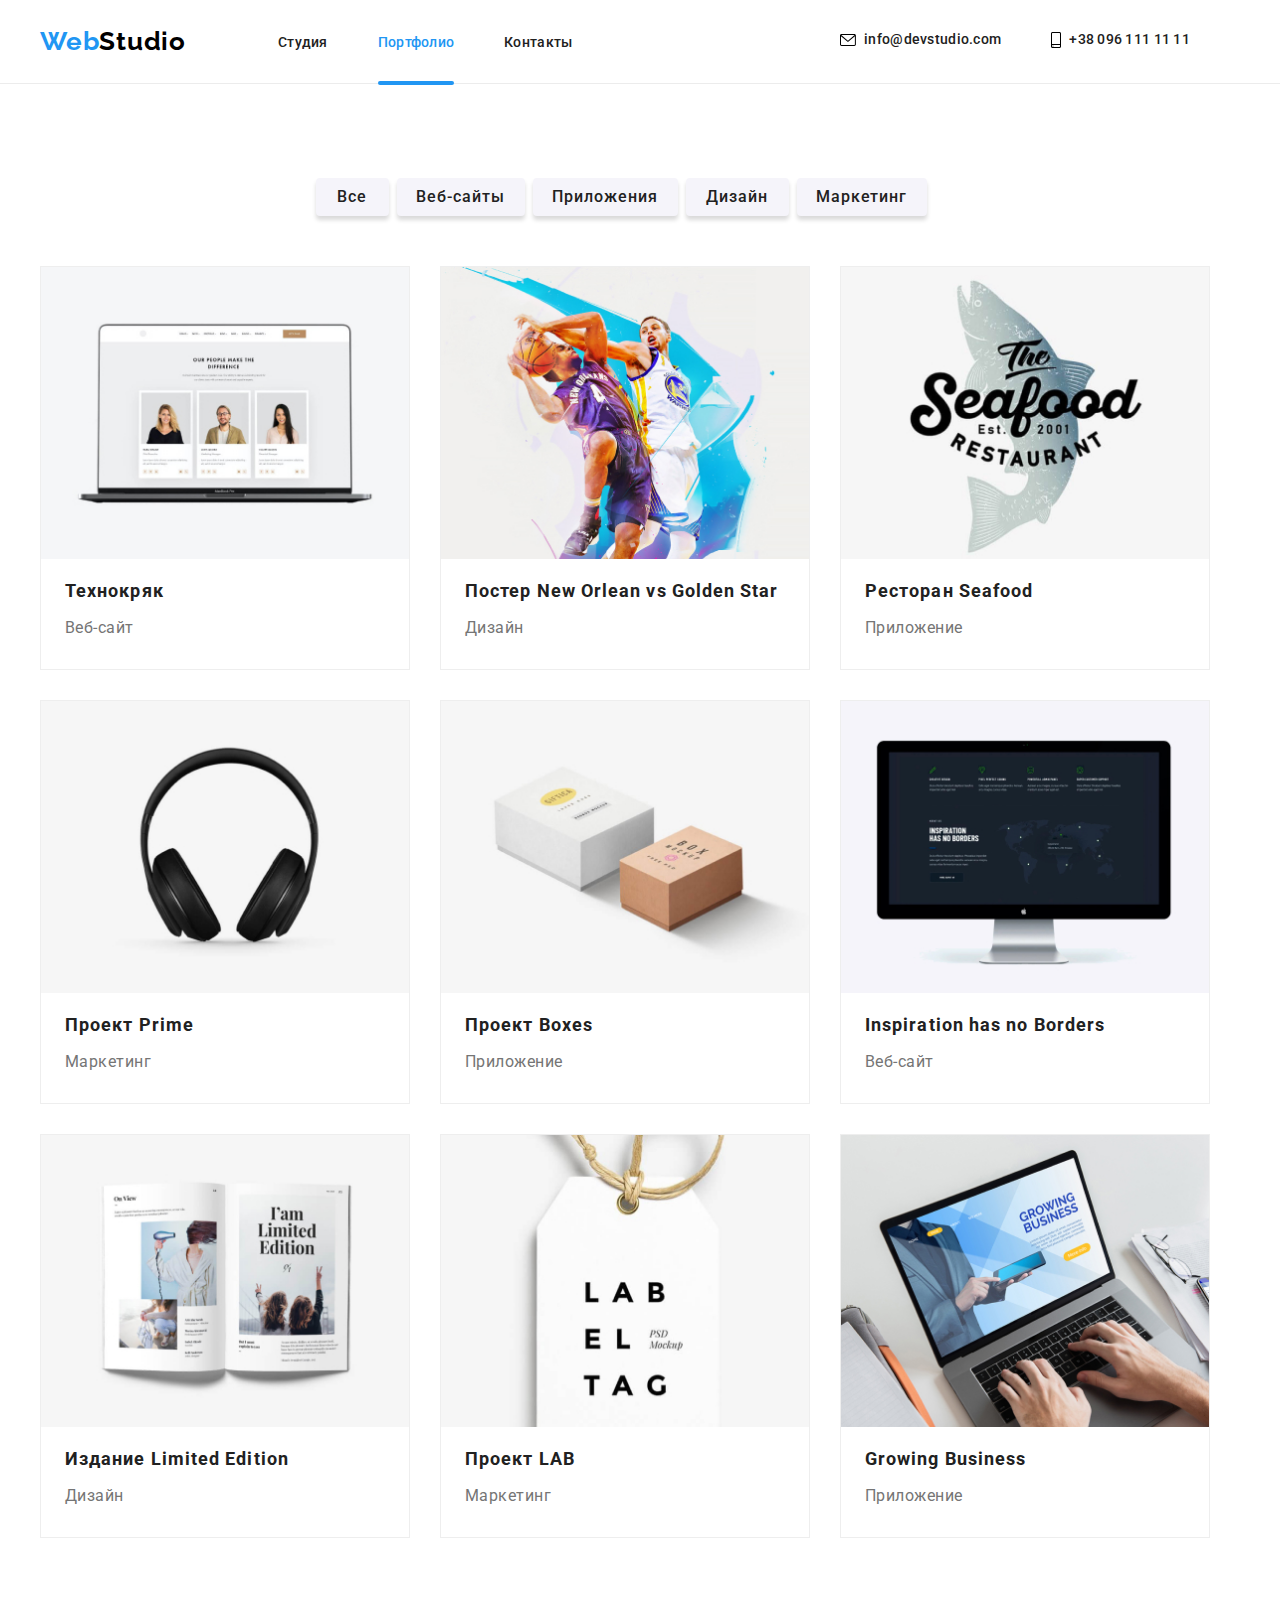
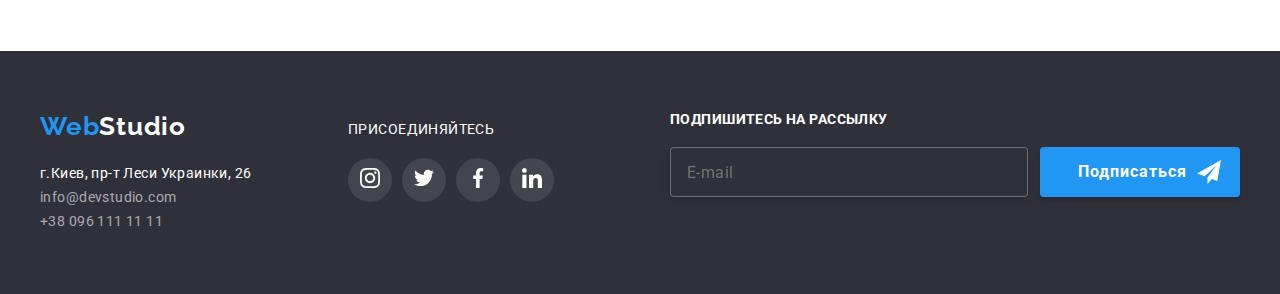
<file: portfolio.html>
<!DOCTYPE html>
<html lang="en">

<head>
    <meta charset="UTF-8">
    <meta http-equiv="X-UA-Compatible" content="IE=edge">
    <meta name="viewport" content="width=device-width, initial-scale=1.0">
    <title>Document</title>
    <link rel="preconnect" href="https://fonts.googleapis.com" />
    <link rel="preconnect" href="https://fonts.gstatic.com" crossorigin />
    <link href="https://fonts.googleapis.com/css2?family=Roboto:wght@400;500;900&display=swap" rel="stylesheet" />
    <link rel="preconnect" href="https://fonts.gstatic.com" />
    <link
        href="https://fonts.googleapis.com/css2?family=Raleway:wght@700&family=Roboto:wght@400;500;700;900&display=swap"
        rel="stylesheet" />
    <link href="https://cdnjs.cloudflare.com/ajax/libs/modern-normalize/1.1.0/modern-normalize.min.css" />
    <!-- <link rel="stylesheet" href="./css/styles.css" /> -->
    <link rel="stylesheet" href="./css/main.css" />
</head>

<body>
    <header class="header">
        <div class="container">

            <nav class="nav">
                <a lang="en" href="./index.html" class="header__logo">Web<span
                        class="header__logo--color-black">Studio</span></a>
                <ul class="nav__menu">
                    <li class="studio">
                        <a class="nav__item  link" href="./index.html">Студия</a>
                    </li>
                    <li class="portfolio">
                        <a class="nav__item current link " href="./portfolio.html">Портфолио</a>
                    </li>
                    <li>
                        <a class="nav__item link " href="#">Контакты</a>
                    </li>
                </ul>
            </nav>
            <ul class="contacts">
                <li class="contacts__item">
                    <a class="contacts__link link" href="mailto:info@devstudio.com"><svg class="contacts__icon"
                            width="16" height="12">
                            <use href="./img/sprite.svg#icon-envelope">
                            </use>
                        </svg>info@devstudio.com</a>
                </li>
                <li class="contacts__item">
                    <a class="contacts__link link" href="tel:+380961111111"><svg class="contacts__icon" width="10"
                            height="16">
                            <use href="./img/sprite.svg#icon-smartphone">
                            </use>
                        </svg>+38 096 111 11 11</a>
                </li>
            </ul>

        </div>
    </header>

    <main class="container">
        <section class="section catalogue">

            <ul class="filters">
                <li><button class="filters__btn filters__btn--vse ">Все</button></li>
                <li><button class="filters__btn filters__btn--vebsites">Веб-сайты</button></li>
                <li><button class="filters__btn filters__btn--prilojeniya">Приложения</button></li>
                <li><button class="filters__btn filters__btn--design">Дизайн</button></li>
                <li><button class="filters__btn filters__btn--marketing">Маркетинг</button></li>
            </ul>

            <div class="projects">
                <div class="projects__item">
                    <div class="projects__item--animation">
                        <img src="./img/Projects-items/img.jpg" alt="открыт вебсайт на ноутбуке" width="370">
                        <p class="projects__item--animation-text">Технокряк это современная площадка распространения
                            коронавируса.
                            Компании используют эту платформу для цифрового
                            шпионажа и атак на защищённые сервера конкурентов.</p>
                    </div>
                    <h1 class="projects__item--title">Технокряк</h1>
                    <p class="projects__item--text">Веб-сайт</p>
                </div>
                <div class="projects__item">
                    <div class="projects__item--animation">
                        <img src="./img/Projects-items/img-2.jpg" alt="постер с баскетболистами" width="370">
                        <p class="projects__item--animation-text">Технокряк это современная площадка распространения
                            коронавируса.
                            Компании используют эту платформу для цифрового
                            шпионажа и атак на защищённые сервера конкурентов.</p>
                    </div>
                    <h1 class="projects__item--title">Постер New Orlean vs Golden Star</h1>
                    <p class="projects__item--text">Дизайн</p>
                </div>
                <div class="projects__item">
                    <div class="projects__item--animation">
                        <img src="./img/Projects-items/img-3.jpg" alt="логотип ресторана морепродуктов" width="370">
                        <p class="projects__item--animation-text">Технокряк это современная площадка распространения
                            коронавируса.
                            Компании используют эту платформу для цифрового
                            шпионажа и атак на защищённые сервера конкурентов.</p>
                    </div>
                    <h1 class="projects__item--title">Ресторан Seafood</h1>
                    <p class="projects__item--text">Приложение</p>
                </div>
                <div class="projects__item">
                    <div class="projects__item--animation">
                        <img src="./img/Projects-items/img-4.jpg" alt="наушники" width="370">
                        <p class="projects__item--animation-text">Технокряк это современная площадка распространения
                            коронавируса.
                            Компании используют эту платформу для цифрового
                            шпионажа и атак на защищённые сервера конкурентов.</p>
                    </div>
                    <h1 class="projects__item--title">Проект Prime</h1>
                    <p class="projects__item--text">Маркетинг</p>
                </div>
                <div class="projects__item">
                    <div class="projects__item--animation">
                        <img src="./img/Projects-items/img-5.jpg" alt="две коробочки с красивой тенью" width="370">
                        <p class="projects__item--animation-text">Технокряк это современная площадка распространения
                            коронавируса.
                            Компании используют эту платформу для цифрового
                            шпионажа и атак на защищённые сервера конкурентов.</p>
                    </div>
                    <h1 class="projects__item--title">Проект Boxes</h1>
                    <p class="projects__item--text">Приложение</p>
                </div>
                <div class="projects__item">
                    <div class="projects__item--animation">
                        <img src="./img/Projects-items/img-6.jpg" alt="монитор компьютера" width="370">
                        <p class="projects__item--animation-text">Технокряк это современная площадка распространения
                            коронавируса.
                            Компании используют эту платформу для цифрового
                            шпионажа и атак на защищённые сервера конкурентов.</p>
                    </div>
                    <h1 class="projects__item--title">Inspiration has no Borders</h1>
                    <p class="projects__item--text">Веб-сайт</p>
                </div>
                <div class="projects__item">
                    <div class="projects__item--animation">
                        <img src="./img/Projects-items/img-7.jpg" alt="модный журнал с надписью limited edition"
                            width="370">
                        <p class="projects__item--animation-text">Технокряк это современная площадка распространения
                            коронавируса.
                            Компании используют эту платформу для цифрового
                            шпионажа и атак на защищённые сервера конкурентов.</p>
                    </div>
                    <h1 class="projects__item--title">Издание Limited Edition</h1>
                    <p class="projects__item--text">Дизайн</p>
                </div>
                <div class="projects__item">
                    <div class="projects__item--animation">
                        <img src="./img/Projects-items/img-8.jpg" alt="лейба с надписью label tag" width="370">
                        <p class="projects__item--animation-text">Технокряк это современная площадка распространения
                            коронавируса.
                            Компании используют эту платформу для цифрового
                            шпионажа и атак на защищённые сервера конкурентов.</p>
                    </div>
                    <h1 class="projects__item--title">Проект LAB</h1>
                    <p class="projects__item--text">Маркетинг</p>
                </div>
                <div class="projects__item">
                    <div class="projects__item--animation">
                        <img src="./img/Projects-items/img-9.jpg" alt="рабочий процесс за ноутбуком" width="370">
                        <p class="projects__item--animation-text">Технокряк это современная площадка распространения
                            коронавируса.
                            Компании используют эту платформу для цифрового
                            шпионажа и атак на защищённые сервера конкурентов.</p>
                    </div>
                    <h1 class="projects__item--title">Growing Business</h1>
                    <p class="projects__item--text">Приложение</p>
                </div>
            </div>

        </section>
    </main>

    <footer class="footer">
        <div class="container">
            <div class="footer--left">
                <ul class="footer__nav">
                    <li lang="en"><a href="./index.html" class="header__logo">Web<span
                                class="footer-logo__color--white">Studio</span></a>
                    </li>
                    <li class="footer-nav__item">
                        <address class="footer-nav__item--adress">г.Киев, пр-т Леси Украинки, 26</address>
                    </li>
                    <li class=""><a href="mailto:info@devstudio.com" class="footer-nav__item">info@devstudio.com</a>
                    </li>
                    <li class=""><a href="tel:+380961111111" class="footer-nav__item ">+38 096 111 11 11</a></li>
                </ul>
                <div class="footer-social">
                    <p class="footer-social__title">присоединяйтесь</p>
                    <ul class="footer-social__list">
                        <li class="footer-social__item social__item">
                            <a href="social__link">
                                <svg class="footer-social__icon logo-icon" width="20" height="20">
                                    <use href="./img/sprite.svg#icon-instagram-2">
                                    </use>
                                </svg>
                            </a>
                        </li>
                        <li class="footer-social__item  social__item">
                            <a href="social__link">
                                <svg class="footer-social__icon logo-icon" width="20" height="20">
                                    <use href="./img/sprite.svg#icon-twitter-1">
                                    </use>
                                </svg>
                            </a>
                        </li>
                        <li class="footer-social__item  social__item">
                            <a href="social__link">
                                <svg class="footer-social__icon logo-icon" width="20" height="20">
                                    <use href="./img/sprite.svg#icon-facebook-1">
                                    </use>
                                </svg>
                            </a>
                        </li>
                        <li class="footer-social__item social__item">
                            <a href="social__link">
                                <svg class="footer-social__icon logo-icon" width="20" height="20">
                                    <use href="./img/sprite.svg#icon-linkedin-1">
                                    </use>
                                </svg>
                            </a>
                        </li>
                    </ul>
                </div>
            </div>
            <!-- footer subscribe form-->
            <div class="footer-subscribe">
                <p class="footer-subscribe__title">Подпишитесь на рассылку</p>
                <form action="" method="GET" class="footer-subscribe__form">

                    <input type="text" name="email" placeholder="E-mail" class="footer-subscribe__form--body">
                    <button type="button" class="footer-subscribe__form--button">Подписаться
                        <svg class="footer-button__icon--telegram" width="24" height="24">
                            <use href="./img/sprite6dz.svg#icon-icon-send">
                            </use>
                        </svg>
                    </button>

                </form>

            </div>

        </div>
        </div>
    </footer>

</body>

</html>
</file>
<file: css/styles.css>
/*------------------------------------------HEADER----------------------------*/

/*-----------------------------------------HERO----------------------------------*/

/*------------------------ADVANTAGES(преимущества(hidden))-------------------------------*/

/*---------------------------------ABOUT--------------------------------------*/

/*-------------------------------------TEAM------------------------------------*/

/*------соц-сети-----*/

/* ------------------------------CLIENTS-----------------------------------------*/

/* ------------------------------FOOTER-----------------------------------------*/

/*----------------------------------------MODALWINDOW------------------------------------------*/

/*--------------------------------PORTFOLIO---------------------------------*/
</file>
<file: css/main.css>
@charset "UTF-8";
html {
  box-sizing: border-box;
}

body {
  font-family: Roboto, sans-serif;
  margin: 0;
}

ul {
  list-style: none;
  margin: 0;
  padding: 0;
}

img {
  display: block;
  max-width: 100%;
  height: auto;
}

a {
  text-decoration: none;
}

h1 h2 h3 h4 h5 p {
  margin: 0;
  padding: 0;
}

.visually-hidden {
  position: absolute;
  width: 1px;
  height: 1px;
  margin: -1px;
  padding: 0;
  overflow: hidden;
  border: 0;
  clip: rect(0 0 0 0);
}

.section {
  padding: 94px 0;
}

.container {
  width: 1200px;
  margin-left: auto;
  margin-right: auto;
  padding-left: 15px;
  padding-right: 15px;
}

.header {
  border-bottom: 1px solid #ececec;
}

.header .container {
  display: flex;
  justify-content: space-between;
}

.site-nav:focus {
  color: #2196f3;
}

.header__logo {
  display: inline-block;
  margin-right: 93px;
  font-family: Raleway;
  font-style: normal;
  width: 145px;
  height: 31px;
  font-weight: 700;
  font-size: 26px;
  line-height: 1.19;
  letter-spacing: 0.03em;
  color: #2196f3;
}

.header__logo--color-black {
  color: black;
}

.nav {
  display: flex;
  align-items: center;
}

.nav__menu {
  display: flex;
  padding-top: 32px;
  padding-bottom: 32px;
}

.nav__item {
  display: inline-block;
  margin-right: 50px;
}

/*--------------------------------подсветка активной страницы-----------------*/
.nav__item.current {
  position: relative;
  color: #2196f3;
}

.nav__item.current::after {
  content: " ";
  position: absolute;
  left: 0;
  bottom: -34px;
  width: 100%;
  height: 4px;
  border-radius: 2px;
  background-color: #2196f3;
  transition: width 0.3s ease-out;
}

/*----правая часть хедера------*/
.contacts {
  display: flex;
  padding: 32px 0;
}

.contacts__item {
  margin-right: 50px;
}

.contacts__icon {
  margin-right: 8px;
}

.contacts__link {
  color: #757575;
  display: flex;
  align-items: center;
}

.contacts__link:hover .contacts__icon {
  fill: #2196f3;
  transition-duration: 250ms;
  transition-timing-function: cubic-bezier(0.4, 0, 0.2, 1);
}

.link {
  font-family: Roboto, sans-serif;
  font-weight: 500;
  font-size: 14px;
  line-height: 1.14;
  letter-spacing: 0.02em;
  color: #212121;
}

.link:hover,
.link:focus {
  color: #2196f3;
}

.hero {
  padding: 200px 0;
  display: flex;
  flex-direction: column;
  align-items: center;
  background-image: linear-gradient(rgba(47, 48, 58, 0.4), rgba(47, 48, 58, 0.4)), url(../img/Background-images/Img-min.jpg);
  background-repeat: no-repeat;
  background-position: center;
  background-size: cover;
}

.hero__title {
  font-weight: 900;
  font-size: 44px;
  line-height: 1.36;
  text-align: center;
  letter-spacing: 0.06em;
  text-transform: uppercase;
  color: #ffffff;
  max-width: 693px;
  margin-bottom: 30px;
}

.hero__button {
  font-family: Roboto, sans-serif;
  font-weight: 700;
  font-size: 16px;
  line-height: 1.87;
  letter-spacing: 0.06em;
  background: #2196f3;
  box-shadow: 0px 4px 4px rgba(0, 0, 0, 0.15);
  border-radius: 4px;
  border: none;
  padding: 10px 32px;
  cursor: pointer;
  color: #ffffff;
  text-align: center;
}

.hero__button:hover,
.hero__button:focus {
  background: #188ce8;
  transition-duration: 250ms;
  transition-timing-function: cubic-bezier(0.4, 0, 0.2, 1);
}

.hidden__title {
  width: 1px;
  height: 1px;
  overflow: hidden;
  opacity: 0;
  margin: 0;
}

.advantages-list {
  display: flex;
  justify-content: center;
  align-items: center;
}

.advantages-list__item {
  padding: 0;
  display: block;
}

.element-padding-bottom-0 {
  padding-bottom: 0;
}

.advantages-list__icon {
  width: 270px;
  height: 120px;
  left: 815px;
  top: 774px;
  background: #f5f4fa;
  border-radius: 4px;
  display: flex;
  align-items: center;
  justify-content: center;
}

.advantages-list__item--titile {
  font-family: Roboto, sans-serif;
  font-weight: 700px;
  font-size: 14px;
  line-height: 1.14;
  letter-spacing: 0.03em;
  text-transform: uppercase;
  color: #212121;
  margin-top: 30px;
  margin-bottom: 10px;
}

.advantages-list__item--text {
  display: block;
  display: flex;
  font-family: Roboto, sans-serif;
  font-size: 14px;
  line-height: 1.71;
  text-align: left;
  letter-spacing: 0.03em;
  color: #757575;
  margin: 0 30px 0 0;
}

.about {
  margin-bottom: 0;
  margin-top: 0;
}

.about__title {
  margin-top: 0;
}

.about-list {
  display: flex;
  justify-content: center;
  align-items: center;
}

.about-list__item {
  position: relative;
  margin-right: 30px;
  width: 370px;
  height: 294px;
}

.about-list__item:last-child {
  margin-right: 0;
}

/*----underline----*/
.about-list__item--underline-box {
  position: absolute;
  width: 100%;
  height: 70px;
  bottom: 0;
  left: 0;
  box-sizing: border-box;
  background-color: rgba(47, 48, 58, 0.8);
}

.about-list__item--underline-text {
  margin: 0;
  padding-top: 27px;
  font-family: Roboto, sans-serif;
  font-weight: 700;
  font-size: 14px;
  line-height: 16px;
  text-align: center;
  letter-spacing: 0.03em;
  text-transform: uppercase;
  color: #ffffff;
}

.team {
  background: #f5f4fa;
}

.team-title {
  margin-top: 0;
}

.title {
  font-family: Roboto, sans-serif;
  font-weight: 700px;
  font-style: normal;
  font-size: 36px;
  line-height: 1.16;
  text-align: center;
  letter-spacing: 0.03em;
  color: #212121;
  margin-bottom: 50px;
  text-align: center;
}

.team-list {
  display: flex;
}

.team-list__item {
  background: #ffffff;
  margin-right: 30px;
  box-shadow: 0px 1px 3px rgba(0, 0, 0, 0.12), 0px 1px 1px rgba(0, 0, 0, 0.14), 0px 2px 1px rgba(0, 0, 0, 0.2);
  border-radius: 0px 0px 4px 4px;
}

.team-list__item--title,
.team-list__item--text {
  font-family: Roboto, sans-serif;
  font-weight: 500;
  font-size: 16px;
  line-height: 1.18;
  letter-spacing: 0.03em;
  color: #212121;
  text-align: center;
}

.team-list__item--text {
  font-weight: 400px;
  color: #757575;
  margin-bottom: 16px;
}

.social {
  margin: 16px 32px 30px 32px;
  display: flex;
  justify-content: center;
}

.social__item {
  width: 44px;
  height: 44px;
  border-radius: 50%;
  display: flex;
  justify-content: center;
  align-items: center;
}

.social__item:hover use,
.social__item:hover {
  background: #2196f3;
  fill: #ffffff;
  transition-duration: 250ms;
  transition-timing-function: cubic-bezier(0.4, 0, 0.2, 1);
}

.social__item:not(:last-child) {
  margin-right: 10px;
}

.social__link {
  margin: 0 auto;
  display: block;
  width: 100%;
  height: 100%;
  border-radius: 50%;
  background-color: #ffffff;
  display: flex;
  align-items: center;
  justify-content: center;
}

.social__link {
  display: flex;
  align-items: center;
  justify-content: center;
}

.logo-icon use {
  fill: #afb1b8;
}

.clients {
  width: 1200px;
  height: 184px;
  padding: 94px 0;
}

.clients-margin {
  margin-top: 0;
}

.client-list {
  display: flex;
  justify-content: space-between;
}

.client-list__logo--icon {
  width: 170px;
  height: 92px;
  border: 1px solid #afb1b8;
  box-sizing: border-box;
  border-radius: 4px;
  display: flex;
  align-items: center;
  justify-content: center;
  fill: #afb1b8;
  padding: 16px 32px;
}

.client-list__logo--icon:hover {
  fill: #2196f3;
  border-color: #2196f3;
  transition-duration: 250ms;
  transition-timing-function: cubic-bezier(0.4, 0, 0.2, 1);
}

.footer {
  background: #2f303a;
  padding: 60px 0;
}

.footer .container {
  display: flex;
}

.footer--left {
  display: flex;
}

.footer-logo__color--white {
  color: #ffffff;
}

.footer-nav__item {
  font-family: Roboto;
  font-style: normal;
  font-weight: normal;
  font-size: 14px;
  line-height: 1.71;
  letter-spacing: 0.03em;
  color: rgba(255, 255, 255, 0.6);
  margin-top: 20px;
}

.footer-nav__item--adress {
  font-family: Roboto, sans-serif;
  font-style: normal;
  font-weight: normal;
  font-size: 14px;
  line-height: 1.71;
  letter-spacing: 0.03em;
  color: #ffffff;
}

.footer-social {
  width: 206px;
  height: 80px;
  margin-top: 11px;
  margin-left: 70px;
}

.footer-social__title {
  font-family: Roboto, sans-serif;
  font-weight: 700px;
  font-size: 14px;
  line-height: 1.14;
  letter-spacing: 0.03em;
  text-transform: uppercase;
  color: #ffffff;
  margin: 0 auto;
  width: 145px;
  height: 16px;
  margin-bottom: 20px;
  margin-left: 0;
}

.footer-social__list {
  display: flex;
  align-items: center;
  justify-content: center;
}

.footer-social__item {
  background: rgba(255, 255, 255, 0.1);
}

.footer-social__icon use {
  fill: #ffffff;
}

/*---------------------footer subscribe form----------------*/
.footer .container {
  justify-content: space-between;
}

.footer-subscribe__form {
  display: flex;
}

.footer-subscribe__form--body {
  width: 358px;
  height: 50px;
  background-color: #2f303a;
  font-family: Roboto, sans-serif;
  font-size: 16px;
  line-height: 1.25;
  font-family: Roboto, sans-serif;
  box-sizing: border-box;
  letter-spacing: 0.03em;
  color: rgba(255, 255, 255, 0.6);
  border: 1px solid rgba(255, 255, 255, 0.3);
  border-radius: 4px;
  padding-left: 16px;
  filter: drop-shadow(0px 4px 4px rgba(0, 0, 0, 0.15));
}

.footer-subscribe__title {
  margin: 0 auto;
  margin-bottom: 20px;
  font-family: Roboto, sans-serif;
  font-style: normal;
  font-weight: 700;
  font-size: 14px;
  line-height: 16px;
  letter-spacing: 0.03em;
  text-transform: uppercase;
  color: #ffffff;
  /* margin-left: 93px; */
}

.footer-subscribe__form--button:hover {
  background: #188ce8;
  transition-duration: 250ms;
  transition-timing-function: cubic-bezier(0.4, 0, 0.2, 1);
}

.footer-subscribe__form--button {
  width: 200px;
  height: 50px;
  font-family: Roboto;
  font-style: normal;
  font-weight: 700;
  font-size: 16px;
  line-height: 1.87;
  cursor: pointer;
  border: none;
  display: flex;
  align-items: center;
  justify-content: center;
  text-align: center;
  letter-spacing: 0.06em;
  border-radius: 4px;
  padding: 10px 10px 10px 29px;
  margin-left: 12px;
  color: #ffffff;
  background-color: #2196f3;
  box-shadow: 0px 4px 4px rgba(0, 0, 0, 0.15);
  /* margin-left: 100px; */
}

.footer-button__icon--telegram {
  fill: #ffffff;
  margin-left: 10px;
}

.backdrop {
  width: 100vw;
  height: 100vh;
  position: fixed;
  top: 0;
  left: 0;
  background-color: rgba(0, 0, 0, 0.2);
  opacity: 1;
  visibility: visible;
  /* transition: opacity 250ms cubic-bezier(0.4, 0, 0.2, 1),
    visibility 250ms cubic-bezier(0.4, 0, 0.2, 1); */
  transition: opacity 250ms linear, visibility 250ms linear;
}

.backdrop.is-hidden {
  visibility: hidden;
  opacity: 0;
  pointer-events: none;
}

.modal {
  width: 528px;
  height: 581px;
  background-color: #ffffff;
  border-radius: 4px;
  box-sizing: border-box;
  position: absolute;
  left: 50%;
  top: 50%;
  transform: translate(-50%, -50%);
  padding: 40px;
}

.modal-button__close {
  font-family: Roboto, sans-serif;
  font-weight: 700;
  position: absolute;
  width: 30px;
  height: 30px;
  font-weight: 800px;
  text-transform: uppercase;
  cursor: pointer;
  box-sizing: border-box;
  border-radius: 50%;
  display: flex;
  align-items: center;
  justify-content: center;
  border: 1px solid rgba(0, 0, 0, 0.1);
  color: #000000;
  background-color: #ffffff;
  right: 8px;
  top: 8px;
}

.modal-button__close:hover,
:focus {
  fill: #188ce8;
  transition-duration: 250ms;
  transition-timing-function: cubic-bezier(0.4, 0, 0.2, 1);
}

/*------modal settings--------*/
.modal-form {
  margin-left: 1px;
}

.modal__title {
  font-family: Roboto, sans-serif;
  font-weight: 700;
  font-size: 20px;
  line-height: 23px;
  letter-spacing: 0.03em;
  color: #212121;
  justify-content: space-between;
  margin-bottom: 12px;
  margin-top: 0;
}

.box-input {
  height: 40px;
  position: relative;
  box-sizing: border-box;
}

.input-wrapper {
  width: 100%;
  height: 40px;
  margin: 0;
}

.form-input {
  width: calc(100% - 40px);
  height: 40px;
  border: 1px solid rgba(33, 33, 33, 0.2);
  outline: none;
  border-radius: 4px;
  /* margin-bottom: 20px; */
  padding-left: 40px;
}

.form-input:hover + svg use,
.form-input:focus + svg use,
.form-input:hover,
.form-input:focus {
  border-color: #2196f3;
  fill: #2196f3;
}

.input-check__text {
  display: flex;
  align-items: center;
  margin-top: 10px;
}

.input-check__text .ch-icon-sp {
  width: 16px;
  height: 15px;
  border: 2px solid #000000;
  border-radius: 2px;
  display: block;
  margin-right: 7px;
  align-items: center;
  justify-content: center;
}

.modal__checkbox--icon {
  fill: #ffffff;
  opacity: 0;
}

.input-check:checked + .modal__checkbox--icon {
  opacity: 1;
}

.modal__checkbox--color-blue {
  color: #2196f3;
}

.label-text {
  width: 25px;
  height: 14px;
  font-family: Roboto, sans-serif;
  font-size: 12px;
  line-height: 14px;
  letter-spacing: 0.01em;
  color: #757575;
  display: block;
  margin-bottom: 4px;
}

.modal__checkbox {
  display: flex;
  font-size: 14px;
  line-height: 24px;
  color: #757575;
}

.modal-form__field:not(:last-child) {
  margin-bottom: 10px;
}

.input-wrapper {
  position: relative;
}

.modal-form__icon {
  position: absolute;
  left: 12px;
  top: 50%;
  transform: translateY(-50%);
}

.modal-form__comment {
  font-size: 12px;
  line-height: 16px;
  letter-spacing: 0.01em;
  color: rgba(117, 117, 117, 0.5);
  width: 100%;
  height: 120px;
  border: 1px solid rgba(33, 33, 33, 0.2);
  border-radius: 4px;
  box-sizing: border-box;
  outline: none;
  padding: 12px 16px;
  margin: 0 auto;
}

.modal-form__comment:hover,
.modal-form__comment:focus {
  border-color: #2196f3;
  fill: #2196f3;
}

.modal-form__comment::placeholder {
  font-family: Roboto, sans-serif;
  font-size: 12px;
  line-height: 1.16;
  letter-spacing: 0.01em;
  color: rgba(117, 117, 117, 0.5);
}

.modal__btn--send {
  width: 200px;
  height: 50px;
  font-size: 16px;
  line-height: 1.87;
  letter-spacing: 0.06em;
  background: #2196f3;
  box-shadow: 0px 4px 4px rgba(0, 0, 0, 0.15);
  border-radius: 4px;
  box-sizing: border-box;
  border: none;
  cursor: pointer;
  color: #ffffff;
  text-align: center;
  display: block;
  margin: 0 auto;
  margin-top: 30px;
}

.modal__btn--send:hover,
.modal__btn--send:focus {
  background-color: #188ce8;
  transition-duration: 250ms;
  transition-timing-function: cubic-bezier(0.4, 0, 0.2, 1);
}

.catalogue {
  width: 1170px;
  height: 1409px;
  padding: 0;
  margin: 45px 0 94px 0;
}

.filters {
  margin: 0 auto;
  margin-top: 94px;
  margin-bottom: 50px;
  display: flex;
  justify-content: center;
}

.filters__btn {
  font-family: Roboto, sans-serif;
  font-style: normal;
  font-weight: 500;
  margin-right: 8px;
  font-size: 16px;
  line-height: 1.87;
  letter-spacing: 0.06em;
  background: #f5f4fa;
  text-align: center;
  box-shadow: 0px 4px 4px rgba(0, 0, 0, 0.15);
  border-radius: 4px;
  border: none;
  cursor: pointer;
  color: #212121;
  justify-content: space-between;
}

.filters__btn:hover,
.filters__btn:focus {
  background-color: #2196f3;
  color: #ffffff;
  transition-duration: 250ms;
  transition-timing-function: cubic-bezier(0.4, 0, 0.2, 1);
}

.filters__btn--vse {
  width: 73px;
  height: 38px;
}

.filters__btn--vebsites {
  width: 128px;
  height: 38px;
}

.filters__btn--prilojeniya {
  width: 145px;
  height: 38px;
}

.filters__btn--design {
  width: 103px;
  height: 38px;
}

.filters__btn--marketing {
  width: 130px;
  height: 38px;
}

/*----------------------------------------projects------------------------------------------*/
.projects {
  display: flex;
  flex-wrap: wrap;
  justify-content: space-between;
}

.catalogue {
  margin-bottom: 64px;
}

/* because bottom project items is 30px(needed 94px summary between THAT'S A MOTHERFCKING MATH!!!)))))))) */
/* .projects:nth-last-child(-n+3){
  margin-bottom: 64px;
} */
.projects__item {
  width: 370px;
  height: 404px;
  box-sizing: border-box;
  background: #ffffff;
  border: 1px solid #eeeeee;
  margin-bottom: 30px;
}

/* .projects__item:nth-last-child(-n+3){
  margin-bottom:0;
} */
.projects__item--title {
  font-family: Roboto, sans-serif;
  font-style: normal;
  font-weight: 700;
  font-size: 18px;
  line-height: 2;
  letter-spacing: 0.06em;
  color: #212121;
  margin-top: 14px;
  margin-left: 24px;
  margin-right: 24px;
  margin-bottom: 4px;
  width: 322px;
  height: 36px;
}

.projects__item--text {
  width: 322px;
  height: 30px;
  font-family: Roboto, sans-serif;
  font-style: normal;
  font-weight: normal;
  font-size: 16px;
  line-height: 1.87;
  letter-spacing: 0.03em;
  color: #757575;
  margin: 0 24px 20px 24px;
}

.projects__item--animation {
  position: relative;
  overflow: hidden;
}

.projects__item--animation-text {
  position: absolute;
  margin: 0;
  box-sizing: border-box;
  font-size: 18px;
  line-height: 1.56;
  letter-spacing: 0.03em;
  color: #ffffff;
  padding: 63px 24px;
  top: 0;
  left: 0;
  width: 100%;
  height: 100%;
  background-color: rgba(33, 150, 243, 0.9);
  transform: translateY(100%);
}

.projects__item:hover .projects__item--animation-text,
.projects__item:focus .projects__item--animation-text {
  cursor: pointer;
  transform: translateY(0%);
  transition-duration: 250ms;
  transition-timing-function: cubic-bezier(0.4, 0, 0.2, 1);
}

.projects__item:hover,
.projects__item:focus {
  cursor: pointer;
  box-sizing: border-box;
  box-shadow: 0px 4px 4px rgba(0, 0, 0, 0.15);
  border-radius: 4px;
  transition-duration: 250ms;
  transition-timing-function: cubic-bezier(0.4, 0, 0.2, 1);
}
/*# sourceMappingURL=main.css.map */
</file>
